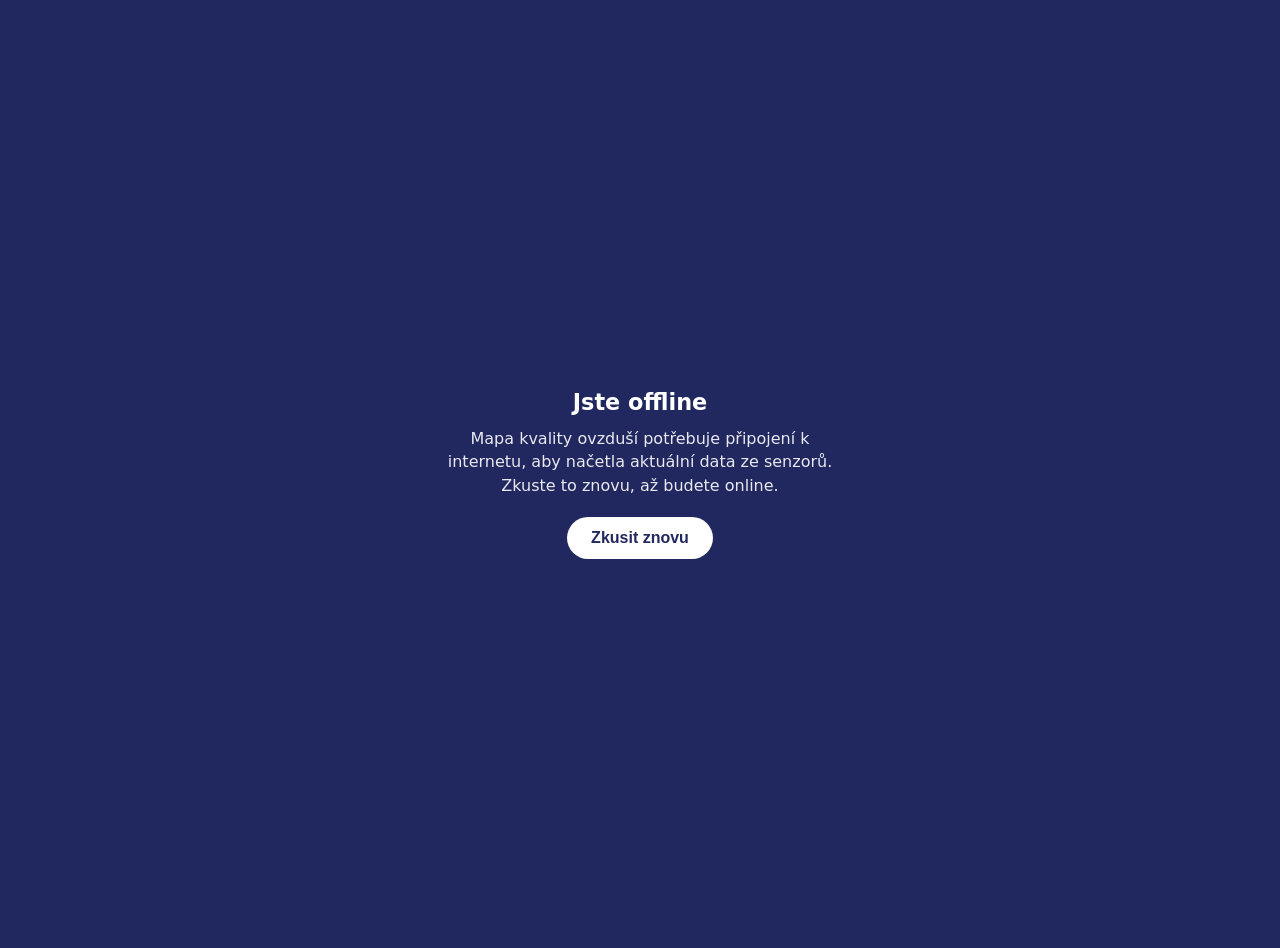
<file: www/map/offline.html>
<!doctype html>
<html lang="cs">
<head>
<meta charset="utf-8">
<meta name="viewport" content="width=device-width, initial-scale=1, viewport-fit=cover">
<title>Offline – Senzorvzduchu</title>
<meta name="theme-color" content="#21275F">
<style>
  html, body { height: 100%; margin: 0; }
  body {
    display: flex; align-items: center; justify-content: center; text-align: center;
    font-family: system-ui, -apple-system, "Segoe UI", Roboto, sans-serif;
    background: #21275F; color: #fff; padding: 24px;
  }
  .box { max-width: 420px; }
  h1 { font-size: 1.4rem; margin: 0 0 12px; }
  p { margin: 0 0 20px; line-height: 1.45; opacity: .9; }
  button {
    background: #fff; color: #21275F; border: 0; border-radius: 999px;
    padding: 12px 24px; font-size: 1rem; font-weight: 600; cursor: pointer;
  }
</style>
</head>
<body>
  <div class="box">
    <h1>Jste offline</h1>
    <p>Mapa kvality ovzduší potřebuje připojení k internetu, aby načetla aktuální data ze senzorů. Zkuste to znovu, až budete online.</p>
    <button onclick="location.reload()">Zkusit znovu</button>
  </div>
</body>
</html>
</file>
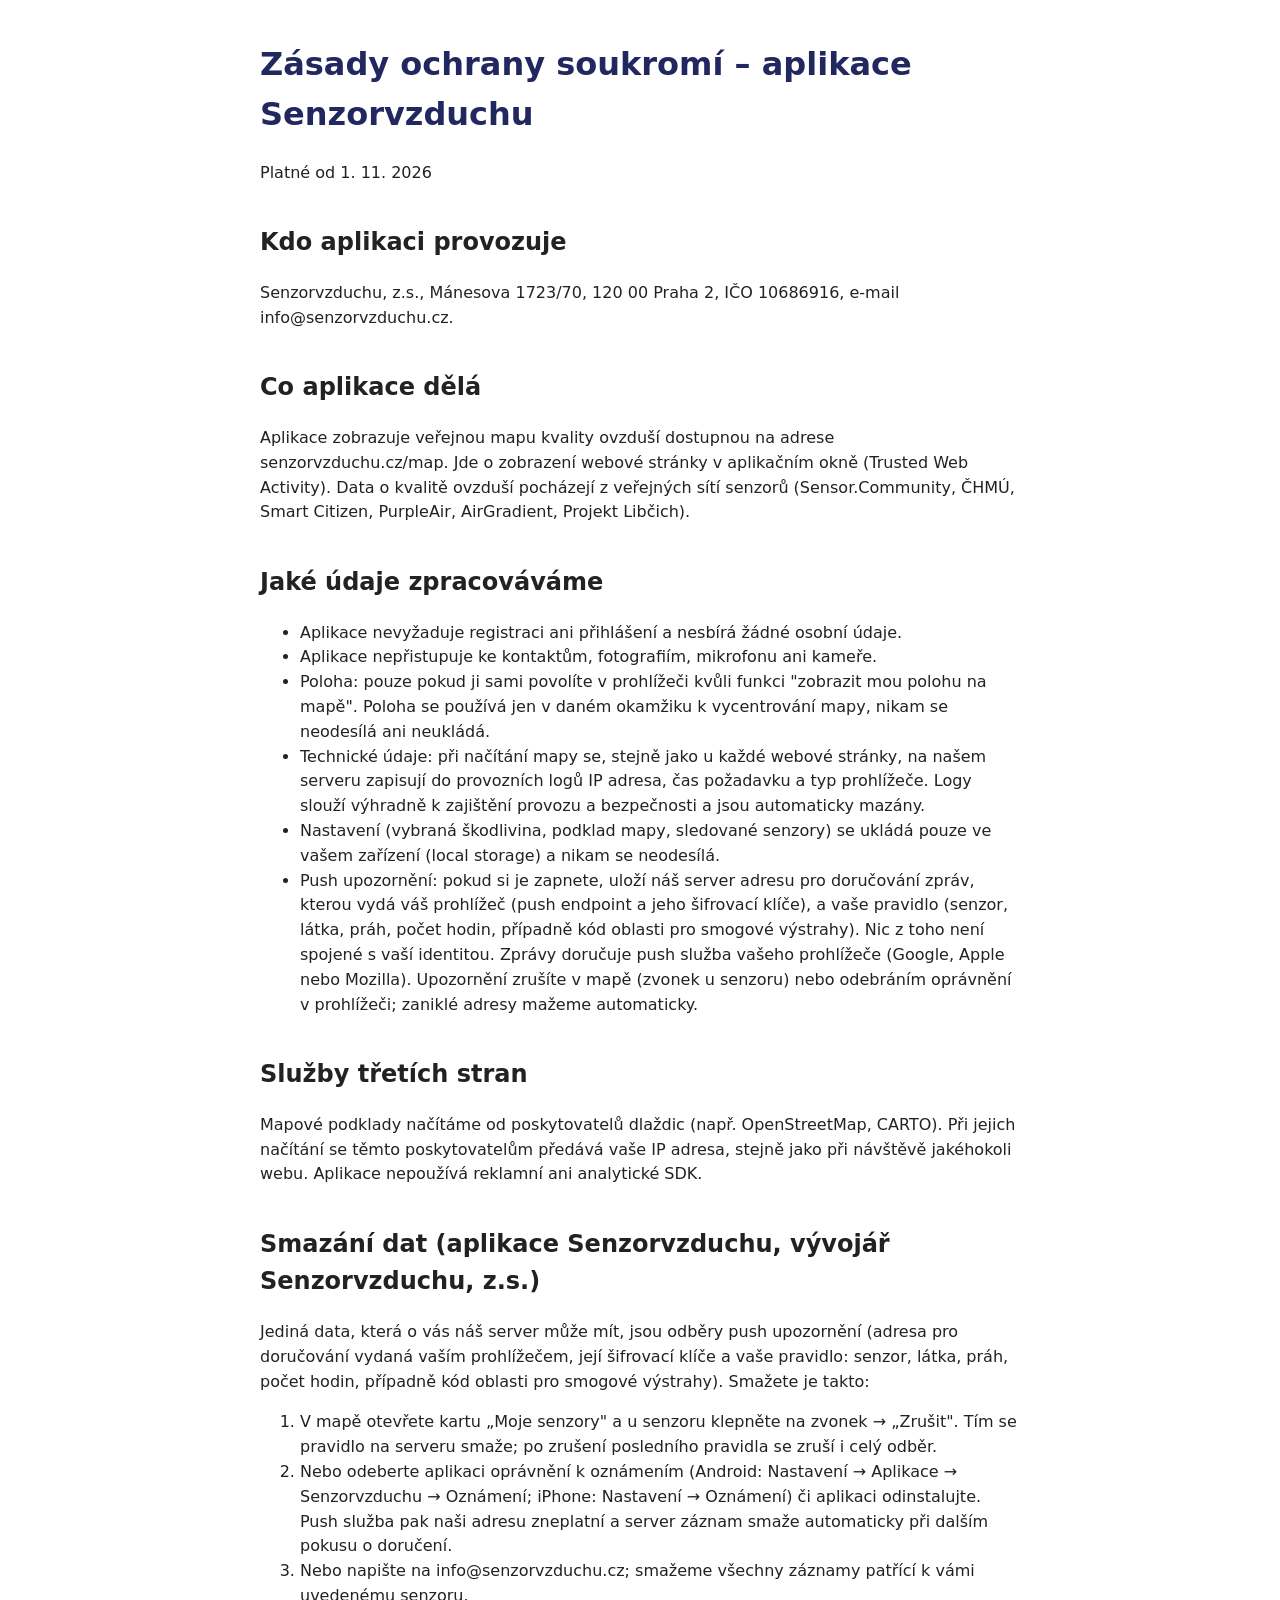
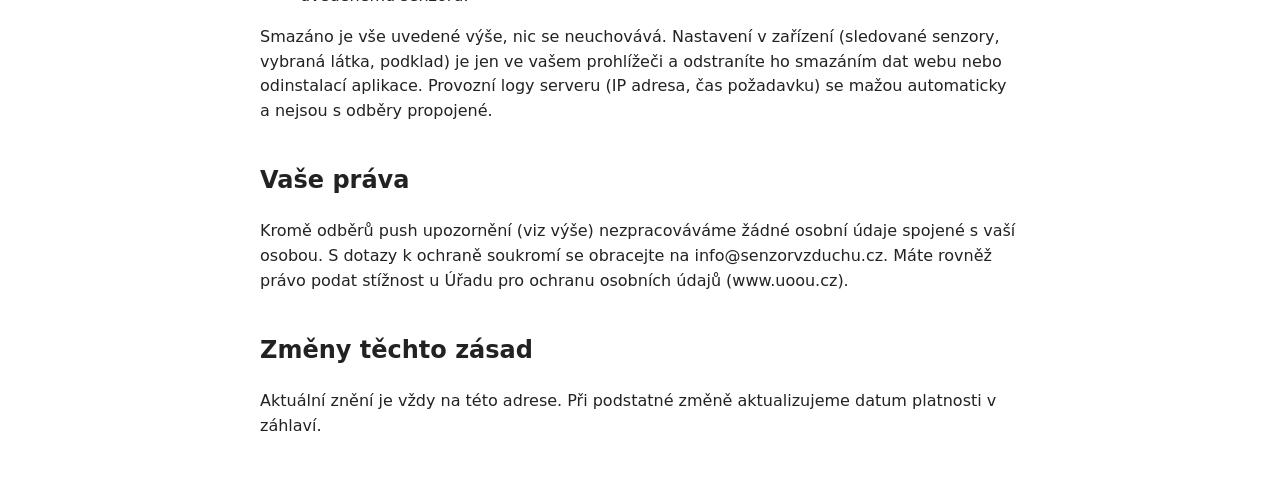
<file: www/map/soukromi.html>
<!doctype html>
<html lang="cs">
<head>
<meta charset="utf-8">
<meta name="viewport" content="width=device-width, initial-scale=1">
<title>Zásady ochrany soukromí – aplikace Senzorvzduchu</title>
<style>
  body { max-width: 760px; margin: 40px auto; padding: 0 20px; font-family: system-ui, sans-serif; line-height: 1.55; color: #222; }
  h1 { color: #21275F; }
  h2 { margin-top: 1.6em; }
</style>
</head>
<body>
<!-- Upload as https://senzorvzduchu.cz/map/soukromi.html and paste that URL into
     Play Console → Policy → App content → Privacy policy. -->
<h1>Zásady ochrany soukromí – aplikace Senzorvzduchu</h1>
<p>Platné od 1. 11. 2026</p>

<h2>Kdo aplikaci provozuje</h2>
<p>Senzorvzduchu, z.s., Mánesova 1723/70, 120 00 Praha 2, IČO 10686916, e-mail info@senzorvzduchu.cz.</p>

<h2>Co aplikace dělá</h2>
<p>Aplikace zobrazuje veřejnou mapu kvality ovzduší dostupnou na adrese senzorvzduchu.cz/map. Jde o zobrazení webové stránky v aplikačním okně (Trusted Web Activity). Data o kvalitě ovzduší pocházejí z veřejných sítí senzorů (Sensor.Community, ČHMÚ, Smart Citizen, PurpleAir, AirGradient, Projekt Libčich).</p>

<h2>Jaké údaje zpracováváme</h2>
<ul>
  <li>Aplikace nevyžaduje registraci ani přihlášení a nesbírá žádné osobní údaje.</li>
  <li>Aplikace nepřistupuje ke kontaktům, fotografiím, mikrofonu ani kameře.</li>
  <li>Poloha: pouze pokud ji sami povolíte v prohlížeči kvůli funkci "zobrazit mou polohu na mapě". Poloha se používá jen v daném okamžiku k vycentrování mapy, nikam se neodesílá ani neukládá.</li>
  <li>Technické údaje: při načítání mapy se, stejně jako u každé webové stránky, na našem serveru zapisují do provozních logů IP adresa, čas požadavku a typ prohlížeče. Logy slouží výhradně k zajištění provozu a bezpečnosti a jsou automaticky mazány.</li>
  <li>Nastavení (vybraná škodlivina, podklad mapy, sledované senzory) se ukládá pouze ve vašem zařízení (local storage) a nikam se neodesílá.</li>
  <li>Push upozornění: pokud si je zapnete, uloží náš server adresu pro doručování zpráv, kterou vydá váš prohlížeč (push endpoint a jeho šifrovací klíče), a vaše pravidlo (senzor, látka, práh, počet hodin, případně kód oblasti pro smogové výstrahy). Nic z toho není spojené s vaší identitou. Zprávy doručuje push služba vašeho prohlížeče (Google, Apple nebo Mozilla). Upozornění zrušíte v mapě (zvonek u senzoru) nebo odebráním oprávnění v prohlížeči; zaniklé adresy mažeme automaticky.</li>
</ul>

<h2>Služby třetích stran</h2>
<p>Mapové podklady načítáme od poskytovatelů dlaždic (např. OpenStreetMap, CARTO). Při jejich načítání se těmto poskytovatelům předává vaše IP adresa, stejně jako při návštěvě jakéhokoli webu. Aplikace nepoužívá reklamní ani analytické SDK.</p>

<h2 id="smazani">Smazání dat (aplikace Senzorvzduchu, vývojář Senzorvzduchu, z.s.)</h2>
<p>Jediná data, která o vás náš server může mít, jsou odběry push upozornění (adresa pro doručování vydaná vaším prohlížečem, její šifrovací klíče a vaše pravidlo: senzor, látka, práh, počet hodin, případně kód oblasti pro smogové výstrahy). Smažete je takto:</p>
<ol>
  <li>V mapě otevřete kartu „Moje senzory" a u senzoru klepněte na zvonek → „Zrušit". Tím se pravidlo na serveru smaže; po zrušení posledního pravidla se zruší i celý odběr.</li>
  <li>Nebo odeberte aplikaci oprávnění k oznámením (Android: Nastavení → Aplikace → Senzorvzduchu → Oznámení; iPhone: Nastavení → Oznámení) či aplikaci odinstalujte. Push služba pak naši adresu zneplatní a server záznam smaže automaticky při dalším pokusu o doručení.</li>
  <li>Nebo napište na info@senzorvzduchu.cz; smažeme všechny záznamy patřící k vámi uvedenému senzoru.</li>
</ol>
<p>Smazáno je vše uvedené výše, nic se neuchovává. Nastavení v zařízení (sledované senzory, vybraná látka, podklad) je jen ve vašem prohlížeči a odstraníte ho smazáním dat webu nebo odinstalací aplikace. Provozní logy serveru (IP adresa, čas požadavku) se mažou automaticky a nejsou s odběry propojené.</p>

<h2>Vaše práva</h2>
<p>Kromě odběrů push upozornění (viz výše) nezpracováváme žádné osobní údaje spojené s vaší osobou. S dotazy k ochraně soukromí se obracejte na info@senzorvzduchu.cz. Máte rovněž právo podat stížnost u Úřadu pro ochranu osobních údajů (www.uoou.cz).</p>

<h2>Změny těchto zásad</h2>
<p>Aktuální znění je vždy na této adrese. Při podstatné změně aktualizujeme datum platnosti v záhlaví.</p>
</body>
</html>
</file>
